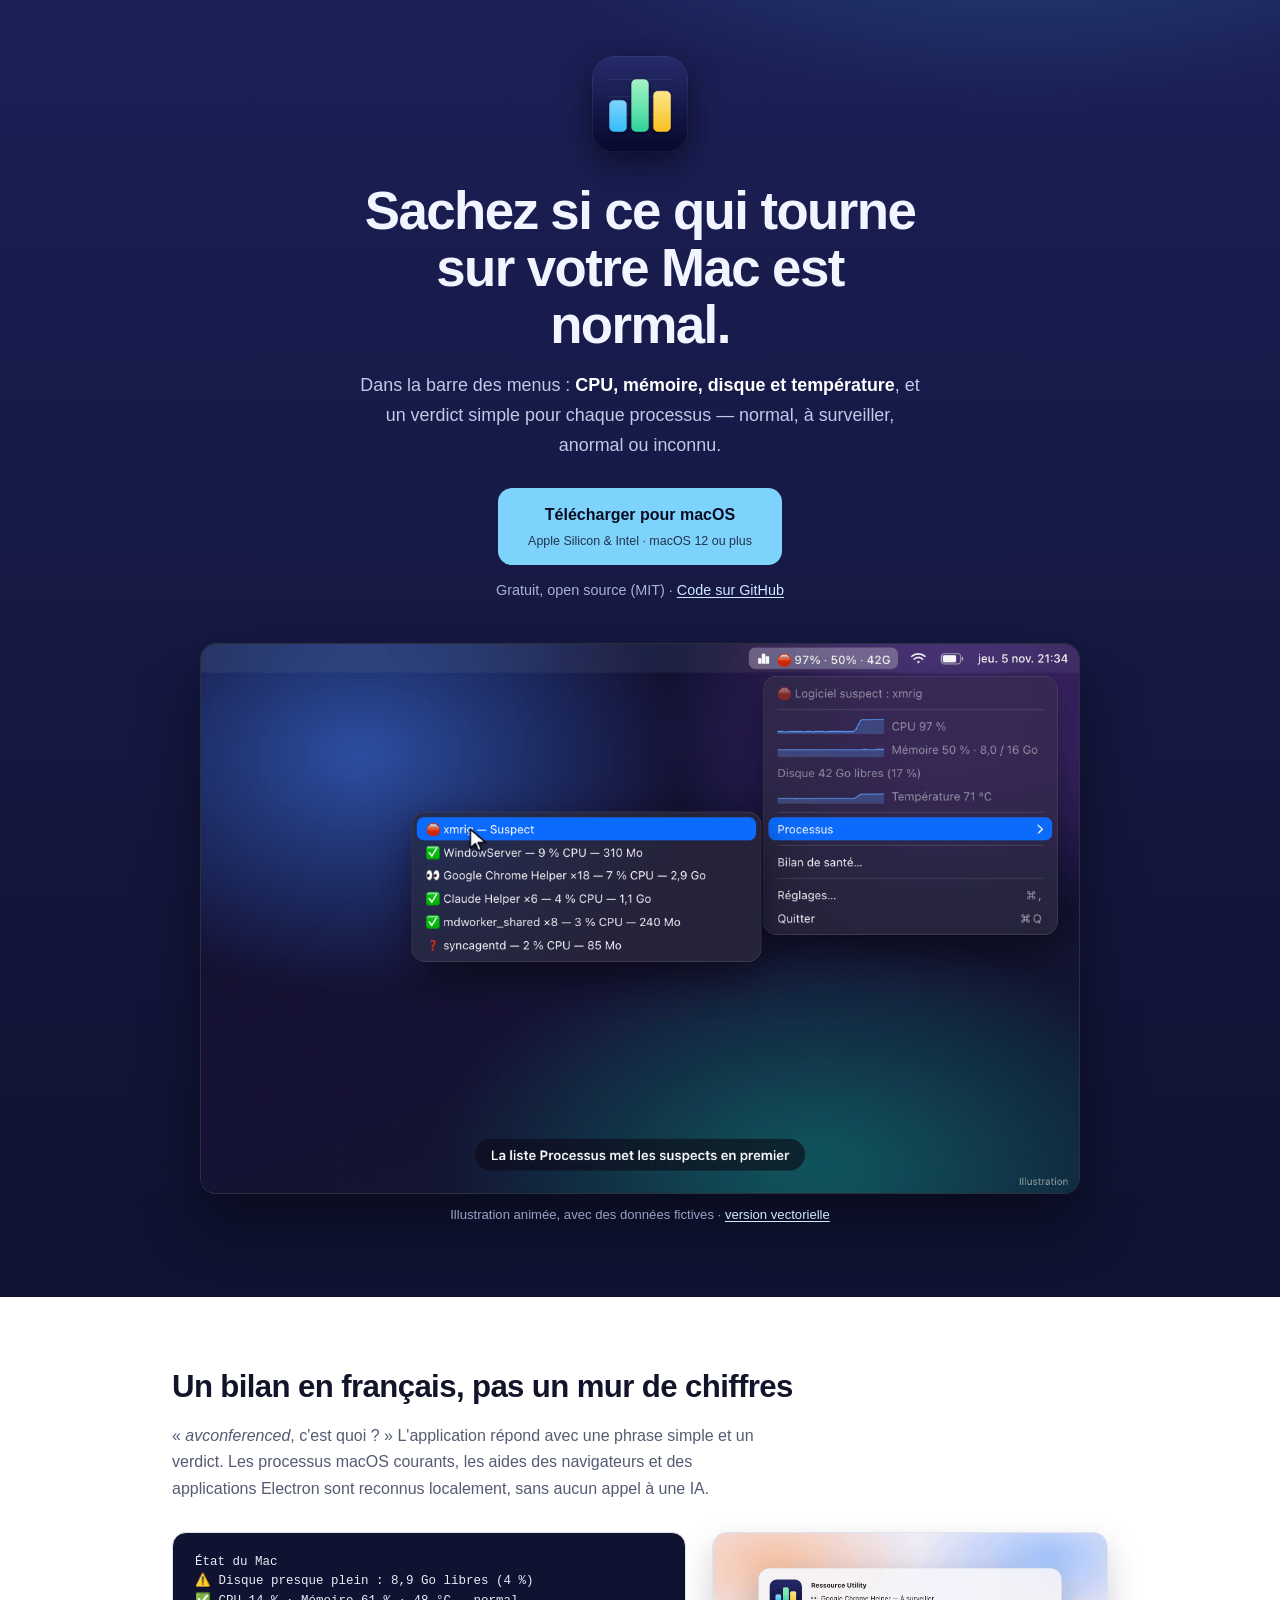
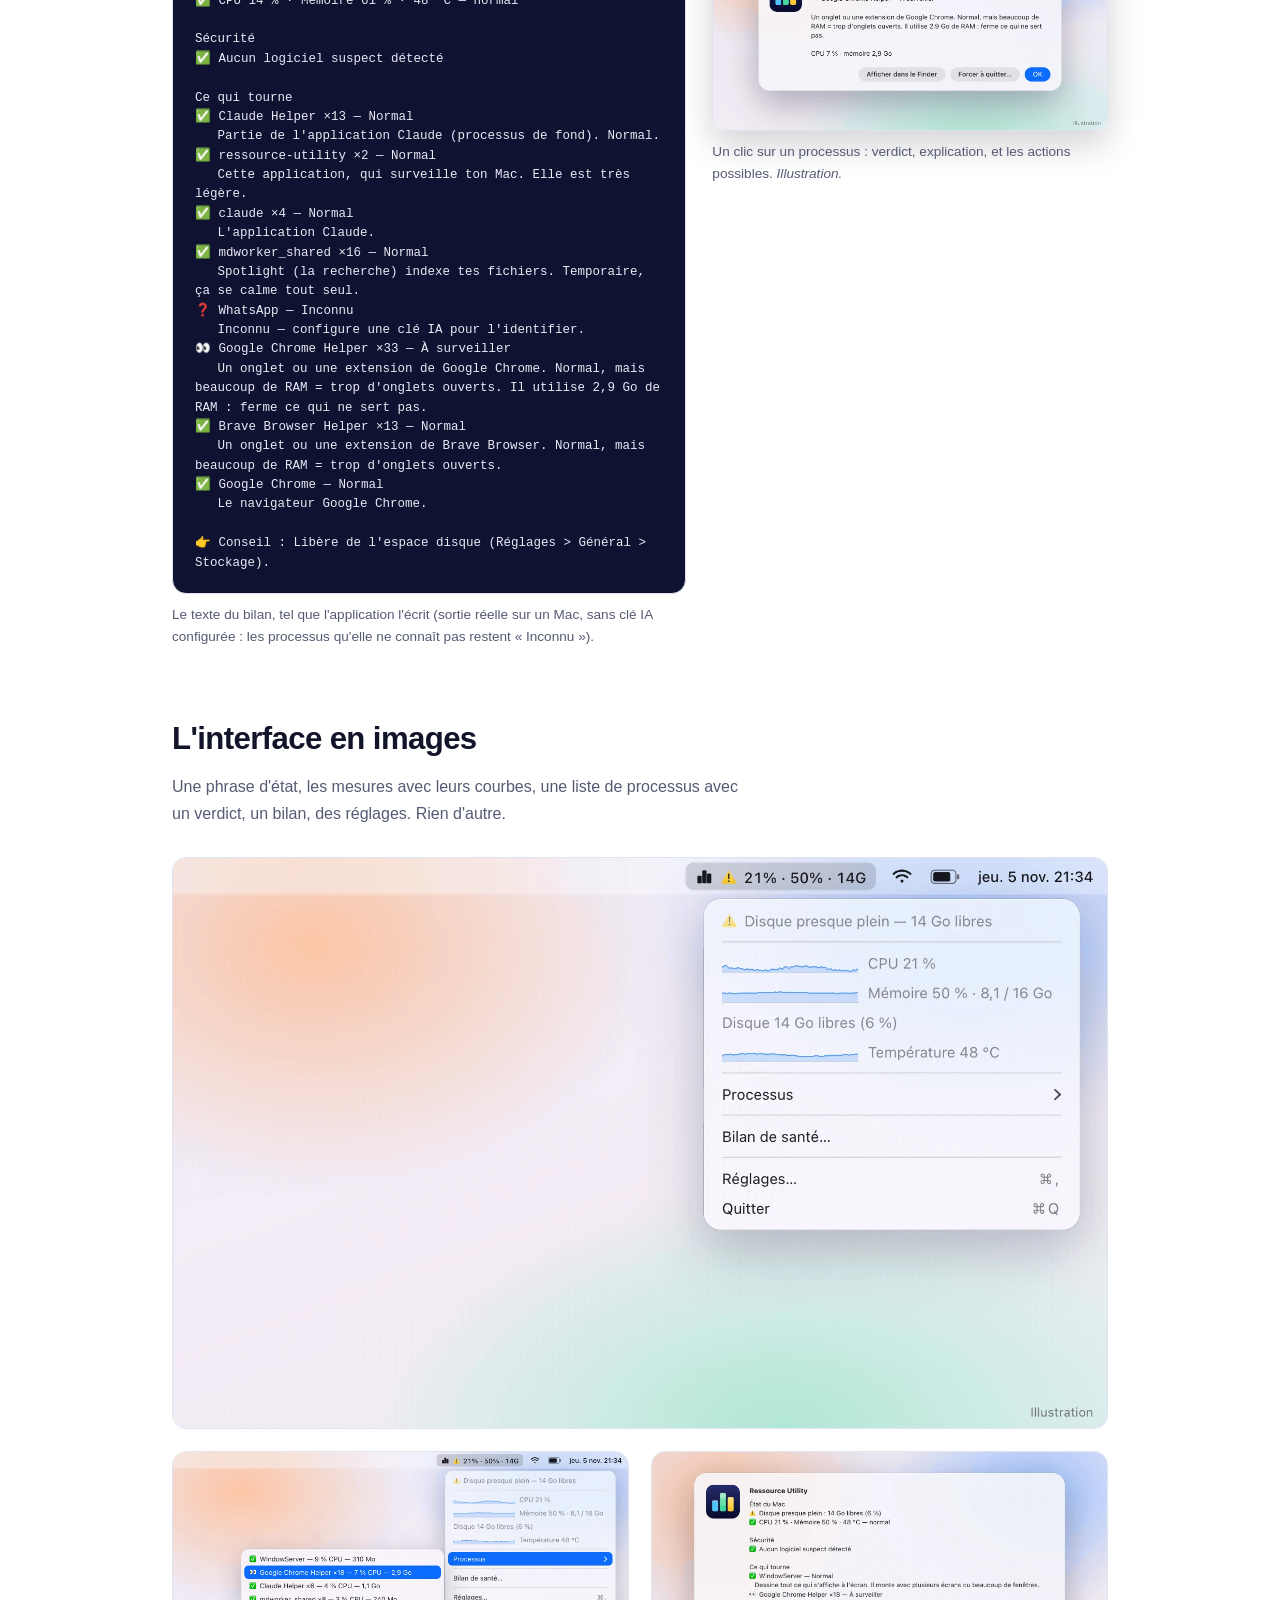
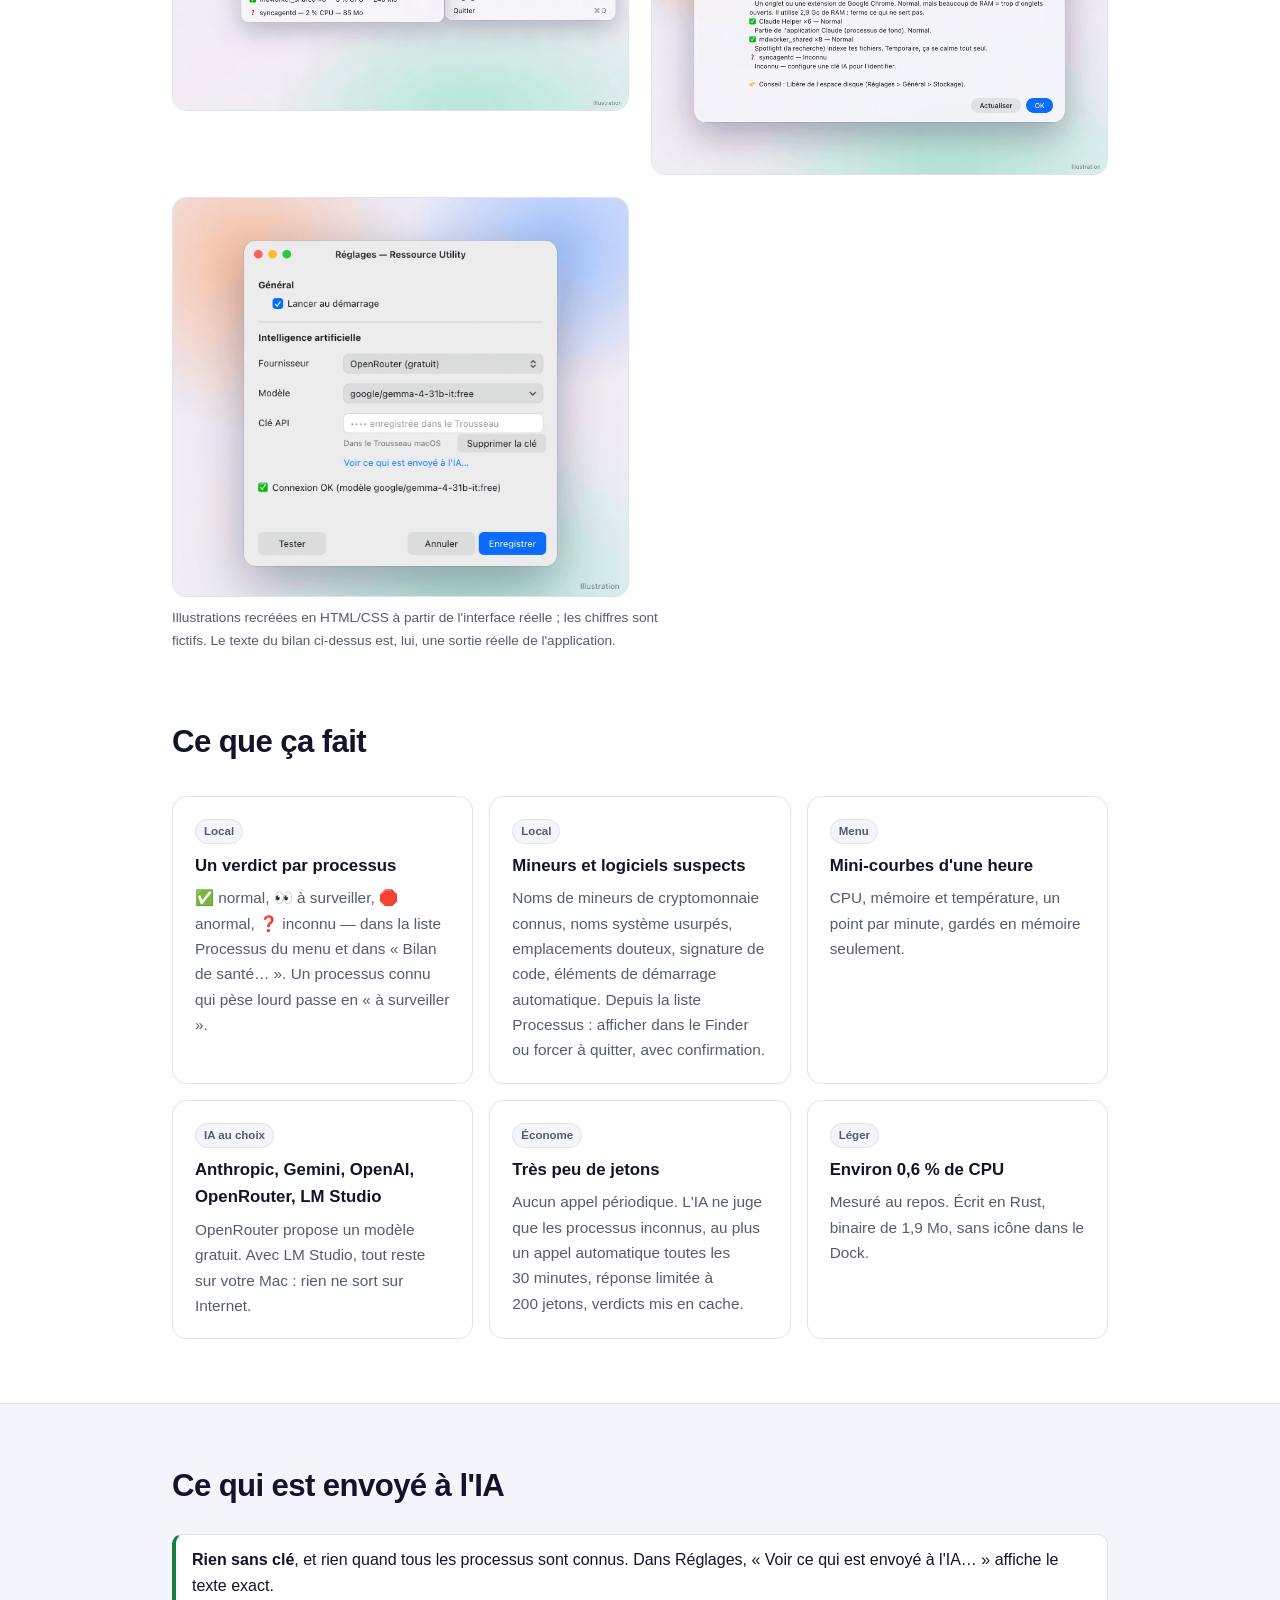
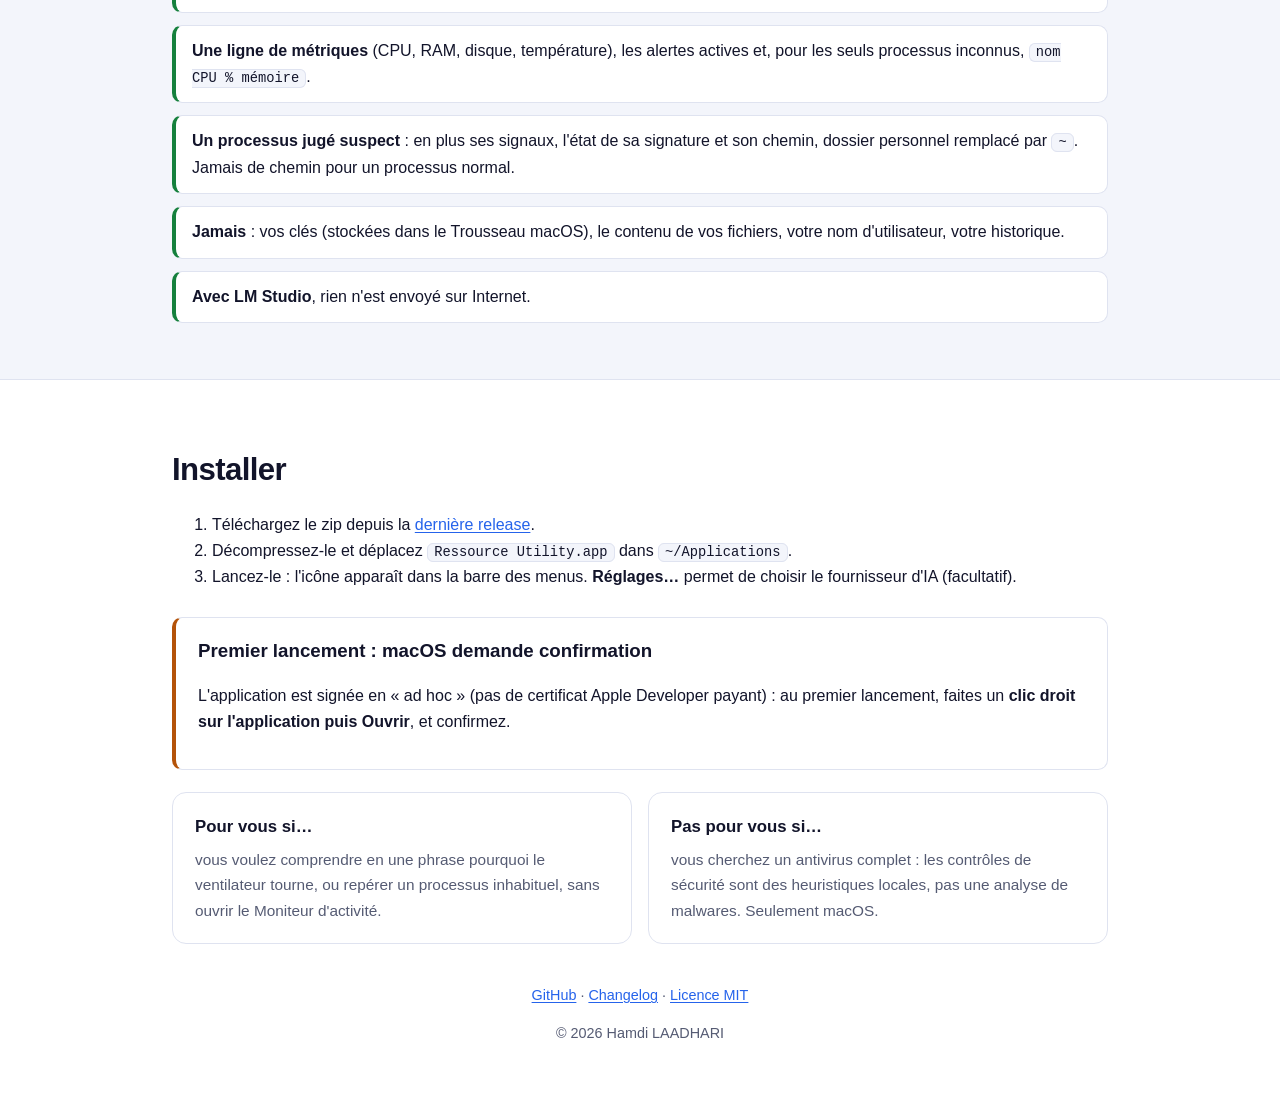
<file: site/index.html>
<!doctype html>
<html lang="fr">
  <head>
    <meta charset="UTF-8" />
    <title>Ressource Utility — savoir si ce qui tourne sur votre Mac est normal</title>
    <meta name="viewport" content="width=device-width, initial-scale=1" />
    <meta name="description" content="Moniteur de ressources pour la barre des menus macOS : CPU, mémoire, disque et température, avec un verdict clair par processus, une détection locale des logiciels suspects et une IA au choix, y compris 100 % locale." />
    <link rel="canonical" href="https://h4md1.fr/ressource-utility/" />

    <link rel="icon" type="image/png" sizes="256x256" href="icon-256.png" />
    <link rel="apple-touch-icon" href="apple-touch-icon.png" />
    <meta name="theme-color" content="#0f1230" />

    <meta property="og:type" content="website" />
    <meta property="og:site_name" content="Ressource Utility" />
    <meta property="og:title" content="Ressource Utility — savoir si ce qui tourne sur votre Mac est normal" />
    <meta property="og:description" content="Dans la barre des menus : CPU, mémoire, disque, température, et un verdict clair sur chaque processus. Open source, pour macOS." />
    <meta property="og:url" content="https://h4md1.fr/ressource-utility/" />
    <meta property="og:image" content="https://h4md1.fr/ressource-utility/social-preview.png" />
    <meta property="og:image:width" content="1280" />
    <meta property="og:image:height" content="640" />
    <meta property="og:image:alt" content="Ressource Utility : l'icône de l'application, trois barres colorées, et le slogan de l'application." />

    <meta name="twitter:card" content="summary_large_image" />
    <meta name="twitter:title" content="Ressource Utility — savoir si ce qui tourne sur votre Mac est normal" />
    <meta name="twitter:description" content="Dans la barre des menus : CPU, mémoire, disque, température, et un verdict clair sur chaque processus. Open source, pour macOS." />
    <meta name="twitter:image" content="https://h4md1.fr/ressource-utility/social-preview.png" />

    <style>
      :root {
        color-scheme: light dark;
        --bg: #ffffff; --bg-alt: #f3f5fb; --fg: #12142a; --fg-mut: #555b73;
        --line: #dfe3f0; --accent: #2563eb; --accent-fg: #ffffff;
        --card: #ffffff; --code: #0f1230; --code-fg: #e8eaf6;
        --ok: #15803d; --warn: #b45309; --radius: 14px; --wrap: 980px;
      }
      @media (prefers-color-scheme: dark) {
        :root {
          --bg: #0b0d22; --bg-alt: #11142f; --fg: #eceefb; --fg-mut: #a4a9c4;
          --line: #232850; --accent: #7dd3fc; --accent-fg: #0b0d22;
          --card: #11142f; --code: #070918; --code-fg: #e8eaf6;
          --ok: #4ade80; --warn: #fbbf24;
        }
      }
      * { box-sizing: border-box; }
      body { margin: 0; background: var(--bg); color: var(--fg);
        font: 16px/1.65 -apple-system, BlinkMacSystemFont, "Segoe UI", Roboto, Helvetica, Arial, sans-serif;
        -webkit-font-smoothing: antialiased; }
      .wrap { max-width: var(--wrap); margin: 0 auto; padding: 0 22px; }
      a { color: var(--accent); text-underline-offset: 2px; }
      .skip { position: absolute; left: -9999px; background: var(--accent); color: var(--accent-fg); padding: 10px 16px; }
      .skip:focus { left: 0; top: 0; }

      .hero { background: radial-gradient(900px 400px at 80% -10%, rgba(56,189,248,.25), transparent 60%), linear-gradient(180deg, #1b1f55, #0f1230);
        color: #f2f4ff; padding: 56px 0 72px; text-align: center; }
      .hero img.app-icon { width: 96px; height: 96px; border-radius: 22px; box-shadow: 0 12px 30px rgba(0,0,0,.45); }
      h1 { margin: 22px auto 0; max-width: 20ch; font-size: clamp(2rem, 5.4vw, 3.3rem); line-height: 1.08; letter-spacing: -0.03em; }
      .lede { margin: 18px auto 0; max-width: 58ch; font-size: 1.12rem; color: #c3c8e6; }
      .lede strong { color: #fff; }
      .cta { margin-top: 28px; }
      .btn { display: inline-flex; flex-direction: column; align-items: center; gap: 2px; text-decoration: none;
        background: #7dd3fc; color: #0b0d22; font-weight: 700; padding: 14px 30px; border-radius: var(--radius); }
      .btn small { font-weight: 500; font-size: .78rem; opacity: .8; }
      .btn:hover { filter: brightness(1.06); }
      .hero .alt { margin-top: 14px; font-size: .9rem; color: #aab0d6; }
      .hero .alt a { color: #cfe9ff; }

      .demo { max-width: 880px; margin: 40px auto 0; border-radius: 16px; overflow: hidden;
        box-shadow: 0 24px 60px rgba(0,0,0,.45); border: 1px solid rgba(255,255,255,.14); background: #0b0d22; }
      .demo video { display: block; width: 100%; height: auto; }
      .demo-note { margin: 10px 0 0; font-size: .82rem; color: #9aa0c4; }
      .demo-note a { color: #cfe9ff; }
      .gallery { display: grid; grid-template-columns: repeat(2, minmax(0, 1fr)); gap: 22px; margin-top: 30px; }
      @media (max-width: 760px) { .gallery { grid-template-columns: 1fr; } }
      .gallery figure img { display: block; width: 100%; height: auto; border-radius: var(--radius); border: 1px solid var(--line); }
      .gallery figure.wide { grid-column: 1 / -1; }
      .section { padding: 64px 0 0; }
      h2 { margin: 0; font-size: clamp(1.4rem, 3.2vw, 1.95rem); letter-spacing: -0.02em; }
      .sub { margin: 10px 0 0; color: var(--fg-mut); max-width: 66ch; }
      .showcase { display: grid; grid-template-columns: minmax(0, 1.3fr) minmax(0, 1fr); gap: 26px; align-items: start; margin-top: 30px; }
      @media (max-width: 820px) { .showcase { grid-template-columns: 1fr; } }
      pre.report { margin: 0; padding: 20px 22px; background: var(--code); color: var(--code-fg); border-radius: var(--radius);
        font: 12.5px/1.55 ui-monospace, SFMono-Regular, Menlo, monospace; white-space: pre-wrap; overflow-wrap: anywhere; border: 1px solid var(--line); }
      figure { margin: 0; }
      figcaption { margin-top: 10px; font-size: .85rem; color: var(--fg-mut); }
      .shot { border-radius: var(--radius); border: 1px solid var(--line); box-shadow: 0 14px 34px rgba(10,12,40,.18); display: block; width: 100%; height: auto; }

      .grid { display: grid; grid-template-columns: repeat(auto-fit, minmax(270px, 1fr)); gap: 16px; margin-top: 28px; }
      .card { background: var(--card); border: 1px solid var(--line); border-radius: var(--radius); padding: 20px 22px; }
      .card h3 { margin: 0 0 6px; font-size: 1.05rem; }
      .card p { margin: 0; color: var(--fg-mut); font-size: .96rem; }
      .tag { display: inline-block; font-size: .72rem; font-weight: 700; padding: 2px 8px; border-radius: 999px;
        background: var(--bg-alt); border: 1px solid var(--line); color: var(--fg-mut); margin-bottom: 8px; }

      .alt-bg { background: var(--bg-alt); border-top: 1px solid var(--line); border-bottom: 1px solid var(--line); padding: 56px 0; margin-top: 64px; }
      ul.privacy { list-style: none; padding: 0; margin: 22px 0 0; display: grid; gap: 12px; }
      ul.privacy li { background: var(--card); border: 1px solid var(--line); border-left: 4px solid var(--ok); border-radius: 10px; padding: 12px 16px; }
      .gotcha { background: var(--card); border: 1px solid var(--line); border-left: 4px solid var(--warn); border-radius: 10px; padding: 18px 22px; margin-top: 26px; }
      .gotcha h3 { margin: 0 0 6px; }
      .pill { font: .86em ui-monospace, Menlo, monospace; background: var(--bg-alt); border: 1px solid var(--line); border-radius: 6px; padding: 1px 6px; }
      .two { display: grid; grid-template-columns: 1fr 1fr; gap: 16px; margin-top: 22px; }
      @media (max-width: 720px) { .two { grid-template-columns: 1fr; } }
      footer { padding: 40px 0 60px; color: var(--fg-mut); font-size: .9rem; text-align: center; }
    </style>
  </head>
  <body>
    <a class="skip" href="#telecharger">Aller au téléchargement</a>

    <header class="hero">
      <div class="wrap">
        <img class="app-icon" src="icon-256.png" alt="" width="96" height="96" />
        <h1>Sachez si ce qui tourne sur votre Mac est normal.</h1>
        <p class="lede">
          Dans la barre des menus&nbsp;: <strong>CPU, mémoire, disque et température</strong>,
          et un verdict simple pour chaque processus — normal, à surveiller, anormal ou inconnu.
        </p>
        <div class="cta">
          <a class="btn" id="telecharger" href="https://github.com/killerwolf/ressource-utility/releases/latest">
            Télécharger pour macOS
            <small>Apple Silicon &amp; Intel · macOS 12 ou plus</small>
          </a>
          <p class="alt">Gratuit, open source (MIT) · <a href="https://github.com/killerwolf/ressource-utility">Code sur GitHub</a></p>
        </div>
        <div class="demo">
          <video id="demo" autoplay muted loop playsinline preload="metadata" poster="demo-poster.png"
            width="1280" height="800" aria-label="Démo animée : un processus xmrig est détecté, expliqué puis arrêté ; ensuite le bilan de santé et les réglages (illustration, données fictives).">
            <source src="demo.mp4" type="video/mp4" />
          </video>
        </div>
        <p class="demo-note">Illustration animée, avec des données fictives · <a href="demo.html">version vectorielle</a></p>
      </div>
    </header>

    <main>
      <section class="section">
        <div class="wrap">
          <h2>Un bilan en français, pas un mur de chiffres</h2>
          <p class="sub">
            « <em>avconferenced</em>, c'est quoi ? » L'application répond avec une phrase simple et un verdict.
            Les processus macOS courants, les aides des navigateurs et des applications Electron sont reconnus
            localement, sans aucun appel à une IA.
          </p>
          <div class="showcase">
            <figure>
              <pre class="report" aria-label="Exemple de bilan">État du Mac
⚠️ Disque presque plein : 8,9 Go libres (4 %)
✅ CPU 14 % · Mémoire 61 % · 48 °C — normal

Sécurité
✅ Aucun logiciel suspect détecté

Ce qui tourne
✅ Claude Helper ×13 — Normal
   Partie de l&#x27;application Claude (processus de fond). Normal.
✅ ressource-utility ×2 — Normal
   Cette application, qui surveille ton Mac. Elle est très légère.
✅ claude ×4 — Normal
   L&#x27;application Claude.
✅ mdworker_shared ×16 — Normal
   Spotlight (la recherche) indexe tes fichiers. Temporaire, ça se calme tout seul.
❓ WhatsApp — Inconnu
   Inconnu — configure une clé IA pour l&#x27;identifier.
👀 Google Chrome Helper ×33 — À surveiller
   Un onglet ou une extension de Google Chrome. Normal, mais beaucoup de RAM = trop d&#x27;onglets ouverts. Il utilise 2,9 Go de RAM : ferme ce qui ne sert pas.
✅ Brave Browser Helper ×13 — Normal
   Un onglet ou une extension de Brave Browser. Normal, mais beaucoup de RAM = trop d&#x27;onglets ouverts.
✅ Google Chrome — Normal
   Le navigateur Google Chrome.

👉 Conseil : Libère de l&#x27;espace disque (Réglages &gt; Général &gt; Stockage).</pre>
              <figcaption>Le texte du bilan, tel que l'application l'écrit (sortie réelle sur un Mac, sans clé IA configurée : les processus qu'elle ne connaît pas restent « Inconnu »).</figcaption>
            </figure>
            <figure>
              <picture>
                <source media="(prefers-color-scheme: dark)" srcset="mockups/processus-dialog.webp" type="image/webp" />
                <source media="(prefers-color-scheme: dark)" srcset="mockups/processus-dialog.png" />
                <source srcset="mockups/processus-dialog-light.webp" type="image/webp" />
                <img class="shot" src="mockups/processus-dialog-light.png" width="780" height="390" loading="lazy"
                  alt="Dialogue d'un processus : « Google Chrome Helper — À surveiller », l'explication en français et les boutons Afficher dans le Finder, Forcer à quitter, OK." />
              </picture>
              <figcaption>Un clic sur un processus : verdict, explication, et les actions possibles. <em>Illustration.</em></figcaption>
            </figure>
          </div>
        </div>
      </section>

      <section class="section">
        <div class="wrap">
          <h2>L'interface en images</h2>
          <p class="sub">Une phrase d'état, les mesures avec leurs courbes, une liste de processus avec un verdict, un bilan, des réglages. Rien d'autre.</p>
          <div class="gallery">
            <figure class="wide">
              <picture>
                <source media="(prefers-color-scheme: dark)" srcset="mockups/menu-dark.webp" type="image/webp" />
                <source media="(prefers-color-scheme: dark)" srcset="mockups/menu-dark.png" />
                <source srcset="mockups/menu-light.webp" type="image/webp" />
                <img src="mockups/menu-light.png" width="820" height="500" loading="lazy" alt="Le menu de la barre des menus : phrase d'état, CPU, mémoire, disque et température avec mini-courbes, puis Processus, Bilan de santé, Réglages (⌘,) et Quitter (⌘Q)." />
              </picture>
            </figure>
            <figure>
              <picture>
                <source media="(prefers-color-scheme: dark)" srcset="mockups/processus.webp" type="image/webp" />
                <source media="(prefers-color-scheme: dark)" srcset="mockups/processus.png" />
                <source srcset="mockups/processus-light.webp" type="image/webp" />
                <img src="mockups/processus-light.png" width="880" height="500" loading="lazy" alt="Le sous-menu Processus avec un emoji de verdict devant chaque ligne." />
              </picture>
            </figure>
            <figure>
              <picture>
                <source media="(prefers-color-scheme: dark)" srcset="mockups/bilan-dark.webp" type="image/webp" />
                <source media="(prefers-color-scheme: dark)" srcset="mockups/bilan-dark.png" />
                <source srcset="mockups/bilan.webp" type="image/webp" />
                <img src="mockups/bilan.png" width="860" height="610" loading="lazy" alt="Le dialogue Bilan de santé : état du Mac, sécurité et verdict par processus." />
              </picture>
            </figure>
            <figure>
              <picture>
                <source media="(prefers-color-scheme: dark)" srcset="mockups/reglages-dark.webp" type="image/webp" />
                <source media="(prefers-color-scheme: dark)" srcset="mockups/reglages-dark.png" />
                <source srcset="mockups/reglages.webp" type="image/webp" />
                <img src="mockups/reglages.png" width="640" height="560" loading="lazy" alt="La fenêtre Réglages : Général et Intelligence artificielle." />
              </picture>
            </figure>
          </div>
          <p class="sub" style="font-size:.85rem">Illustrations recréées en HTML/CSS à partir de l'interface réelle ; les chiffres sont fictifs. Le texte du bilan ci-dessus est, lui, une sortie réelle de l'application.</p>
        </div>
      </section>

      <section class="section">
        <div class="wrap">
          <h2>Ce que ça fait</h2>
          <div class="grid">
            <div class="card"><span class="tag">Local</span><h3>Un verdict par processus</h3>
              <p>✅ normal, 👀 à surveiller, 🛑 anormal, ❓ inconnu — dans la liste Processus du menu et dans « Bilan de santé… ». Un processus connu qui pèse lourd passe en « à surveiller ».</p></div>
            <div class="card"><span class="tag">Local</span><h3>Mineurs et logiciels suspects</h3>
              <p>Noms de mineurs de cryptomonnaie connus, noms système usurpés, emplacements douteux, signature de code, éléments de démarrage automatique. Depuis la liste Processus : afficher dans le Finder ou forcer à quitter, avec confirmation.</p></div>
            <div class="card"><span class="tag">Menu</span><h3>Mini-courbes d'une heure</h3>
              <p>CPU, mémoire et température, un point par minute, gardés en mémoire seulement.</p></div>
            <div class="card"><span class="tag">IA au choix</span><h3>Anthropic, Gemini, OpenAI, OpenRouter, LM Studio</h3>
              <p>OpenRouter propose un modèle gratuit. Avec LM Studio, tout reste sur votre Mac : rien ne sort sur Internet.</p></div>
            <div class="card"><span class="tag">Économe</span><h3>Très peu de jetons</h3>
              <p>Aucun appel périodique. L'IA ne juge que les processus inconnus, au plus un appel automatique toutes les 30&nbsp;minutes, réponse limitée à 200&nbsp;jetons, verdicts mis en cache.</p></div>
            <div class="card"><span class="tag">Léger</span><h3>Environ 0,6&nbsp;% de CPU</h3>
              <p>Mesuré au repos. Écrit en Rust, binaire de 1,9&nbsp;Mo, sans icône dans le Dock.</p></div>
          </div>
        </div>
      </section>

      <div class="alt-bg">
        <div class="wrap">
          <h2>Ce qui est envoyé à l'IA</h2>
          <ul class="privacy">
            <li><strong>Rien sans clé</strong>, et rien quand tous les processus sont connus. Dans Réglages, « Voir ce qui est envoyé à l'IA… » affiche le texte exact.</li>
            <li><strong>Une ligne de métriques</strong> (CPU, RAM, disque, température), les alertes actives et, pour les seuls processus inconnus, <span class="pill">nom CPU % mémoire</span>.</li>
            <li><strong>Un processus jugé suspect</strong> : en plus ses signaux, l'état de sa signature et son chemin, dossier personnel remplacé par <span class="pill">~</span>. Jamais de chemin pour un processus normal.</li>
            <li><strong>Jamais</strong> : vos clés (stockées dans le Trousseau macOS), le contenu de vos fichiers, votre nom d'utilisateur, votre historique.</li>
            <li><strong>Avec LM Studio</strong>, rien n'est envoyé sur Internet.</li>
          </ul>
        </div>
      </div>

      <section class="section">
        <div class="wrap">
          <h2>Installer</h2>
          <ol>
            <li>Téléchargez le zip depuis la <a href="https://github.com/killerwolf/ressource-utility/releases/latest">dernière release</a>.</li>
            <li>Décompressez-le et déplacez <span class="pill">Ressource Utility.app</span> dans <span class="pill">~/Applications</span>.</li>
            <li>Lancez-le : l'icône apparaît dans la barre des menus. <strong>Réglages…</strong> permet de choisir le fournisseur d'IA (facultatif).</li>
          </ol>
          <div class="gotcha">
            <h3>Premier lancement : macOS demande confirmation</h3>
            <p>L'application est signée en « ad hoc » (pas de certificat Apple Developer payant) : au premier lancement, faites un <strong>clic droit sur l'application puis Ouvrir</strong>, et confirmez.</p>
          </div>
          <div class="two">
            <div class="card"><h3>Pour vous si…</h3><p>vous voulez comprendre en une phrase pourquoi le ventilateur tourne, ou repérer un processus inhabituel, sans ouvrir le Moniteur d'activité.</p></div>
            <div class="card"><h3>Pas pour vous si…</h3><p>vous cherchez un antivirus complet : les contrôles de sécurité sont des heuristiques locales, pas une analyse de malwares. Seulement macOS.</p></div>
          </div>
        </div>
      </section>
    </main>

    <footer>
      <div class="wrap">
        <a href="https://github.com/killerwolf/ressource-utility">GitHub</a> ·
        <a href="https://github.com/killerwolf/ressource-utility/blob/main/CHANGELOG.md">Changelog</a> ·
        <a href="https://github.com/killerwolf/ressource-utility/blob/main/LICENSE">Licence MIT</a>
        <p>© 2026 Hamdi LAADHARI</p>
      </div>
    </footer>
    <script>
      // Respecte « réduire les animations » : la vidéo reste sur l'image d'affiche.
      (function () {
        var v = document.getElementById("demo");
        if (v && window.matchMedia("(prefers-reduced-motion: reduce)").matches) {
          v.removeAttribute("autoplay"); v.pause(); v.setAttribute("controls", "");
        }
      })();
    </script>
  </body>
</html>
</file>
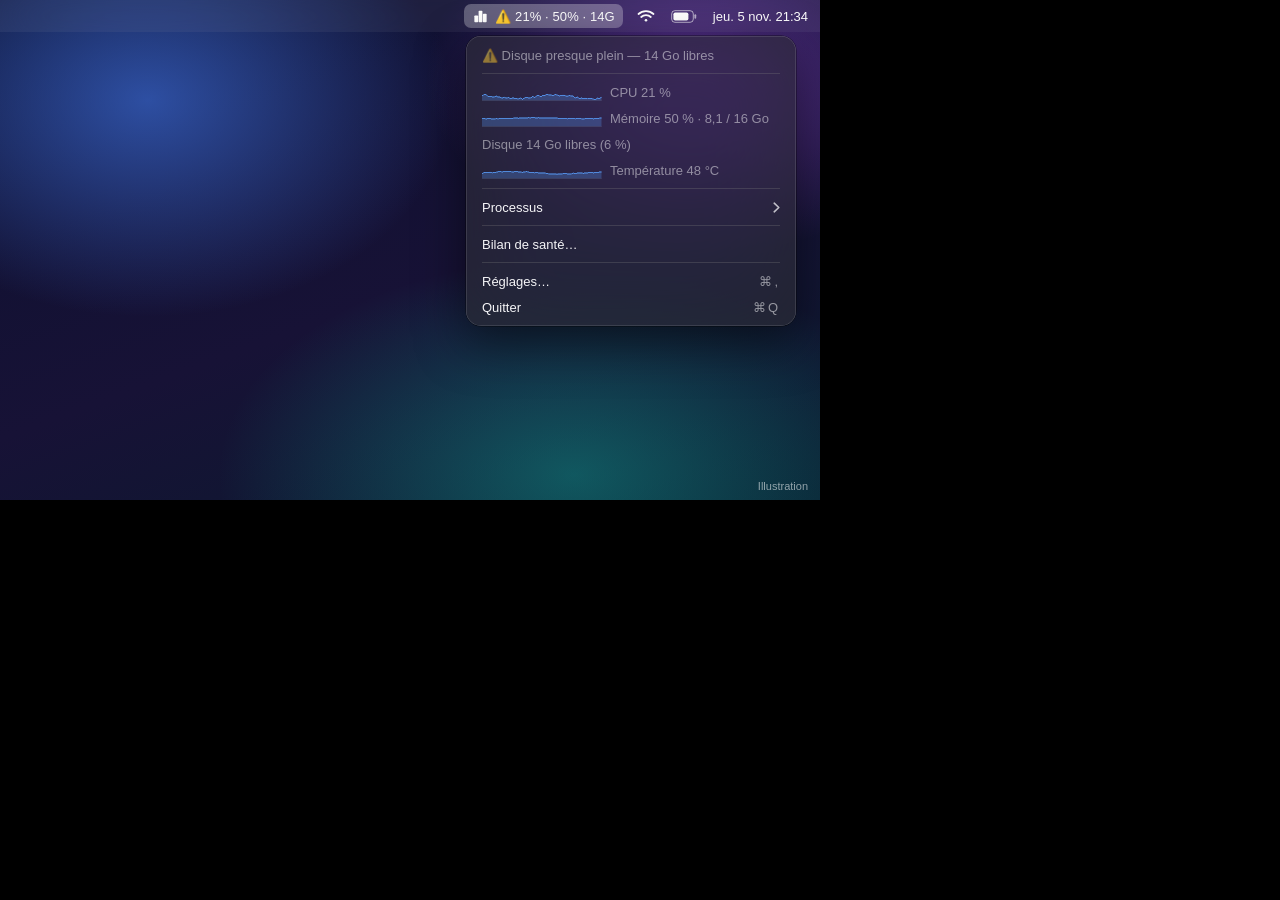
<file: design/scenes.html>
<!doctype html>
<html lang="fr"><head><meta charset="utf-8"><title>Scènes</title>
<link rel="stylesheet" href="ui.css"></head>
<body><div id="root"></div>
<script src="ui.js"></script>
<script>
  const q = new URLSearchParams(location.search);
  const r = RU.render(q.get("scene") || "menu", q.get("theme") || "dark");
  document.getElementById("root").innerHTML = r.html;
  document.title = r.w + "x" + r.h;
</script></body></html>
</file>
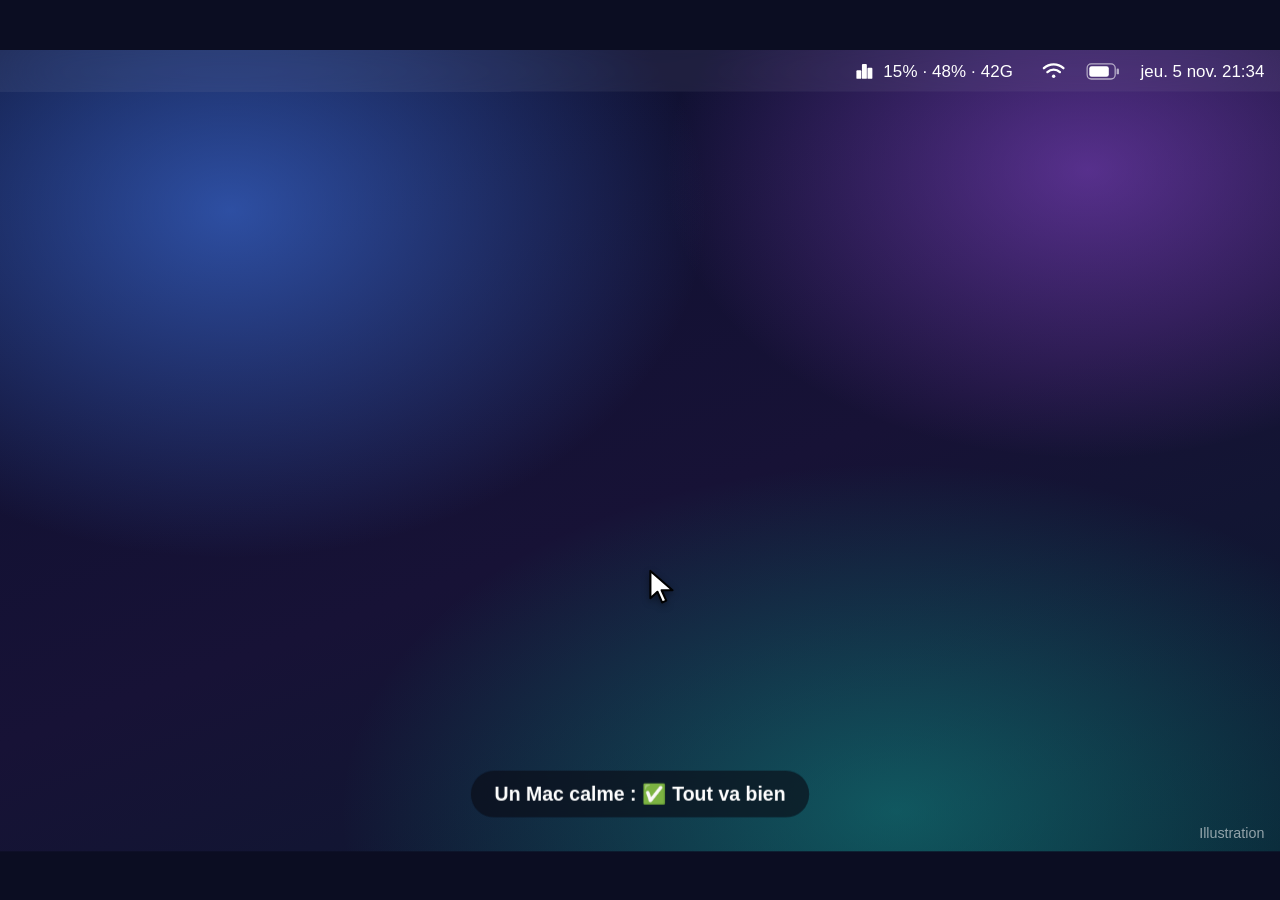
<file: site/demo.html>
<!doctype html>
<html lang="fr"><head><meta charset="utf-8">
<title>Démo — Ressource Utility (illustration)</title>
<meta name="viewport" content="width=device-width, initial-scale=1">
<style>
/* Recréation HTML/CSS de l'interface réelle de Ressource Utility (illustration). */
:root { --font: -apple-system, BlinkMacSystemFont, "SF Pro Text", "Helvetica Neue", sans-serif; }
* { box-sizing: border-box; }
html, body { margin: 0; background: #000; }
.desk { position: relative; overflow: hidden; font-family: var(--font); -webkit-font-smoothing: antialiased; }

/* Fonds abstraits (dégradés, aucune image tierce) */
.theme-dark .desk, .desk.theme-dark {
  background:
    radial-gradient(60% 70% at 18% 20%, rgba(70, 130, 255, .55), transparent 62%),
    radial-gradient(55% 60% at 85% 15%, rgba(168, 85, 247, .45), transparent 60%),
    radial-gradient(70% 70% at 70% 95%, rgba(20, 184, 166, .40), transparent 62%),
    linear-gradient(160deg, #0c1030, #171236 55%, #0a1a2e);
}
.desk.theme-light {
  background:
    radial-gradient(60% 70% at 15% 15%, rgba(255, 190, 150, .85), transparent 62%),
    radial-gradient(55% 60% at 85% 12%, rgba(150, 190, 255, .85), transparent 60%),
    radial-gradient(70% 70% at 65% 100%, rgba(170, 230, 210, .85), transparent 62%),
    linear-gradient(160deg, #e9edff, #f6ecf5 55%, #e3f1f4);
}

/* Barre des menus (macOS 26 : translucide) */
.menubar { position: absolute; top: 0; left: 0; right: 0; height: 32px; display: flex; align-items: center;
  justify-content: flex-end; gap: 16px; padding: 0 12px; font-size: 13px; font-weight: 500;
  background: rgba(255, 255, 255, .06); backdrop-filter: blur(24px); }
.theme-dark .menubar { color: #fff; }
.theme-light .menubar { color: #14161f; background: rgba(255,255,255,.35); }
.menubar svg { display: block; }
.tray { display: flex; align-items: center; gap: 6px; padding: 2px 8px; margin: 0 -2px; border-radius: 7px; height: 24px; }
.tray.open { background: rgba(255, 255, 255, .28); }
.theme-light .tray.open { background: rgba(0, 0, 0, .14); }
.tray .ttl { font-variant-numeric: tabular-nums; letter-spacing: .1px; white-space: nowrap; }

/* Menu déroulant */
.menu { position: absolute; width: 330px; padding: 6px; border-radius: 15px; font-size: 13px; line-height: 1;
  backdrop-filter: blur(44px) saturate(1.8); }
.theme-dark .menu { background: rgba(44, 44, 50, .70); color: #f5f5f7;
  box-shadow: 0 0 0 .5px rgba(255,255,255,.22) inset, 0 0 0 .5px rgba(0,0,0,.6), 0 16px 48px rgba(0,0,0,.5); }
.theme-light .menu { background: rgba(250, 250, 252, .74); color: #1d1d1f;
  box-shadow: 0 0 0 .5px rgba(255,255,255,.8) inset, 0 0 0 .5px rgba(0,0,0,.18), 0 16px 48px rgba(30,30,60,.28); }
.mi { height: 26px; padding: 0 10px; border-radius: 8px; display: flex; align-items: center; gap: 8px; white-space: nowrap; }
.mi.dis { opacity: .5; }
.mi.dis .chart { opacity: 1; }
.mi .chart { width: 120px; height: 18px; flex: none; }
.mi .kbd { margin-left: auto; opacity: .55; letter-spacing: 2px; font-size: 13px; }
.mi .arrow { margin-left: auto; opacity: .75; display: flex; }
.mi.hover { background: #0a6cff; color: #fff; }
.mi.hover .kbd, .mi.hover .arrow { opacity: .9; }
.sep { height: 1px; margin: 5px 10px; background: rgba(128, 128, 128, .28); }
.sub { width: 392px; }
.mi.dis.live { opacity: .5; }

/* Boîtes de dialogue (style osascript) */
.dlg { position: absolute; border-radius: 22px; padding: 22px 22px 18px; font-size: 13px; line-height: 1.4;
  backdrop-filter: blur(44px) saturate(1.6); }
.theme-dark .dlg { background: rgba(40, 40, 46, .84); color: #f5f5f7;
  box-shadow: 0 0 0 .5px rgba(255,255,255,.25) inset, 0 0 0 .5px #000, 0 24px 70px rgba(0,0,0,.6); }
.theme-light .dlg { background: rgba(246, 246, 249, .88); color: #1d1d1f;
  box-shadow: 0 0 0 .5px rgba(255,255,255,.9) inset, 0 0 0 .5px rgba(0,0,0,.2), 0 24px 70px rgba(30,30,60,.35); }
.dlg .row { display: flex; gap: 18px; }
.dlg .appicon { width: 64px; height: 64px; flex: none; border-radius: 14px; }
.dlg .body { min-width: 0; flex: 1; }
.dlg h4 { margin: 2px 0 8px; font-size: 13px; font-weight: 700; }
.dlg .txt { white-space: pre-wrap; font-size: 13px; }
.dlg .txt.small { font-size: 12px; line-height: 1.42; }
.btns { display: flex; justify-content: flex-end; gap: 10px; margin-top: 18px; }
.btn { height: 28px; padding: 0 16px; border-radius: 14px; display: flex; align-items: center; font-size: 13px; font-weight: 500; white-space: nowrap; }
.theme-dark .btn { background: rgba(255,255,255,.16); color: #fff; }
.theme-light .btn { background: rgba(0,0,0,.08); color: #1d1d1f; }
.btn.def { background: #0a6cff !important; color: #fff !important; }
.btn.press { filter: brightness(.8); }

/* Notification */
.notif { position: absolute; width: 360px; border-radius: 20px; padding: 12px 14px; display: flex; gap: 10px;
  font-size: 13px; line-height: 1.35; backdrop-filter: blur(40px) saturate(1.8); }
.theme-dark .notif { background: rgba(50, 50, 58, .78); color: #f5f5f7; box-shadow: 0 0 0 .5px rgba(255,255,255,.2) inset, 0 12px 36px rgba(0,0,0,.45); }
.theme-light .notif { background: rgba(252,252,254,.82); color: #1d1d1f; box-shadow: 0 0 0 .5px rgba(0,0,0,.15), 0 12px 36px rgba(30,30,60,.3); }
.notif img { width: 38px; height: 38px; border-radius: 9px; flex: none; }
.notif b { display: block; font-size: 13px; margin-bottom: 1px; }
.notif .when { margin-left: auto; opacity: .5; font-size: 11px; }

/* Fenêtre Réglages */
.win { position: absolute; width: 440px; border-radius: 16px; overflow: hidden; font-size: 13px; }
.theme-dark .win { background: #2b2b30; color: #f2f2f5; box-shadow: 0 0 0 .5px rgba(255,255,255,.2), 0 24px 70px rgba(0,0,0,.6); }
.theme-light .win { background: #ececec; color: #1d1d1f; box-shadow: 0 0 0 .5px rgba(0,0,0,.2), 0 24px 70px rgba(30,30,60,.35); }
.win .tb { height: 38px; display: flex; align-items: center; justify-content: center; position: relative; font-weight: 600; font-size: 13px; }
.win .lights { position: absolute; left: 14px; display: flex; gap: 8px; }
.win .lights i { width: 12px; height: 12px; border-radius: 50%; display: block; }
.win .cnt { position: relative; height: 420px; }
.win .abs { position: absolute; }
.win .h { font-weight: 700; }
.win .lbl { white-space: nowrap; }
.field { height: 26px; border-radius: 6px; padding: 0 9px; display: flex; align-items: center; white-space: nowrap; overflow: hidden; }
.theme-dark .field { background: #1c1c20; box-shadow: 0 0 0 .5px rgba(255,255,255,.18) inset; }
.theme-light .field { background: #fff; box-shadow: 0 0 0 .5px rgba(0,0,0,.18); }
.field.pop { border-radius: 7px; justify-content: space-between; }
.theme-dark .field.pop { background: #4a4a50; }
.theme-light .field.pop { background: #dcdcdc; }
.ph { opacity: .45; }
.chev { display: flex; opacity: .8; }
.pbtn { height: 26px; padding: 0 12px; border-radius: 7px; display: flex; align-items: center; justify-content: center; }
.theme-dark .pbtn { background: #4a4a50; }
.theme-light .pbtn { background: #dcdcdc; }
.pbtn.def { background: #0a6cff !important; color: #fff; }
.hintt { font-size: 11px; opacity: .6; }
.link { color: #0a84ff; }
.check { width: 15px; height: 15px; border-radius: 4px; background: #0a6cff; color: #fff; font-size: 11px; display: inline-flex; align-items: center; justify-content: center; margin-right: 6px; font-weight: 800; }

/* Curseur */
.cursor { position: absolute; width: 22px; height: 28px; z-index: 50; pointer-events: none; filter: drop-shadow(0 2px 3px rgba(0,0,0,.4)); }
.caption { position: absolute; left: 0; right: 0; bottom: 26px; text-align: center; z-index: 40; }
.caption span { display: inline-block; padding: 9px 18px; border-radius: 999px; font-size: 15px; font-weight: 600; }
.theme-dark .caption span { background: rgba(10,10,20,.62); color: #fff; backdrop-filter: blur(20px); }
.theme-light .caption span { background: rgba(255,255,255,.7); color: #14161f; backdrop-filter: blur(20px); }
.tag { position: absolute; right: 12px; bottom: 8px; font-size: 11px; opacity: .55; color: #fff; z-index: 40; }
.theme-light .tag { color: #14161f; }

html,body{margin:0;height:100%;background:#0b0d22;overflow:hidden}
#stage{position:absolute;left:0;top:0;transform-origin:0 0}
</style></head>
<body><div id="stage"></div>
<script>window.RU_ICON="[data-uri]";</script>
<script>/* Recréation HTML de l'interface réelle (textes, ordre et emoji repris du code Rust).
   Illustration : les chiffres sont fictifs. */
(function () {
  const RU = (window.RU = {});
  RU.ICON = window.RU_ICON || "../site/icon-256.png";
  const esc = (s) => String(s).replace(/&/g, "&amp;").replace(/</g, "&lt;");
  const clamp = (x, a, b) => Math.min(b, Math.max(a, x));
  const lerp = (a, b, t) => a + (b - a) * t;
  const ease = (x) => (x < 0.5 ? 2 * x * x : 1 - Math.pow(-2 * x + 2, 2) / 2);
  const noise = (i) => { const x = Math.sin(i * 12.9898 + 4.1) * 43758.5453; return x - Math.floor(x); };
  RU.noise = noise; RU.lerp = lerp; RU.ease = ease; RU.clamp = clamp;

  /* Mini-courbe : même rendu que src/chart.rs (240x36 px affichés en 120x18 pt). */
  RU.chart = (vals, lo, hi) => {
    const W = 240, H = 36, span = Math.max(1, hi - lo);
    const sample = (x) => {
      if (vals.length === 1) return vals[0];
      const pos = (x / (W - 1)) * (vals.length - 1);
      const i = Math.min(Math.floor(pos), vals.length - 2);
      const f = pos - i;
      return vals[i] * (1 - f) + vals[i + 1] * f;
    };
    const ypos = (v) => Math.round((H - 3) * (1 - clamp((v - lo) / span, 0, 1))) + 1;
    let area = `M0 ${H - 1}`, line = "";
    for (let x = 0; x < W; x++) {
      const y = ypos(sample(x));
      area += ` L${x} ${y}`;
      line += (x ? " L" : "M") + `${x} ${y + 1}`;
    }
    area += ` L${W - 1} ${H - 1} Z`;
    return `<svg class="chart" viewBox="0 0 ${W} ${H}" xmlns="http://www.w3.org/2000/svg">
      <path d="${area}" fill="rgb(90,160,255)" fill-opacity=".27"/>
      <path d="${line}" fill="none" stroke="rgb(90,160,255)" stroke-width="2"/>
      <line x1="0" x2="${W}" y1="${H - 0.5}" y2="${H - 0.5}" stroke="#8c8c8c" stroke-opacity=".35"/></svg>`;
  };

  /* Icône de la barre des menus : trois barres (comme icon.rs), en modèle monochrome. */
  RU.trayIcon = () => `<svg width="17" height="17" viewBox="0 0 36 36" fill="currentColor">
    <rect x="5" y="16" width="8" height="14" rx="1.5"/><rect x="14" y="6" width="8" height="24" rx="1.5"/><rect x="23" y="12" width="8" height="18" rx="1.5"/></svg>`;

  const wifi = `<svg width="18" height="14" viewBox="0 0 18 14" fill="none" stroke="currentColor" stroke-width="1.8" stroke-linecap="round"><path d="M1.5 5a11 11 0 0 1 15 0M4.2 8a7 7 0 0 1 9.6 0"/><circle cx="9" cy="11.2" r="1.3" fill="currentColor" stroke="none"/></svg>`;
  const battery = `<svg width="26" height="13" viewBox="0 0 26 13" fill="none" stroke="currentColor"><rect x=".7" y=".7" width="21.6" height="11.6" rx="3.2" opacity=".6"/><rect x="2.4" y="2.4" width="15" height="8.2" rx="1.8" fill="currentColor" stroke="none"/><rect x="23.4" y="4.3" width="1.8" height="4.4" rx=".9" fill="currentColor" stroke="none" opacity=".6"/></svg>`;

  RU.menubar = ({ title, open }) => `<div class="menubar">
    <div class="tray ${open ? "open" : ""}">${RU.trayIcon()}<span class="ttl">${esc(title)}</span></div>
    ${wifi}${battery}<span>jeu. 5 nov. 21:34</span></div>`;

  /* Menu déroulant : phrase d'état, mesures, Processus ▸, Bilan, Réglages, Quitter (menu.rs). */
  RU.menu = (m) => {
    const h = (k) => (m.hover === k ? " hover" : "");
    const chartRow = (c) => `<div class="mi">${RU.chart(c.vals, c.lo, c.hi)}<span style="opacity:.5">${esc(c.text)}</span></div>`;
    return `<div class="menu" style="top:36px;right:24px">
      <div class="mi dis">${esc(m.headline)}</div><div class="sep"></div>
      ${chartRow(m.cpu)}${chartRow(m.mem)}
      <div class="mi dis">${esc(m.disk)}</div>
      ${chartRow(m.temp)}<div class="sep"></div>
      <div class="mi${h("procs")}"><span>Processus</span><span class="arrow"><svg width="7" height="11" viewBox="0 0 7 11" fill="none" stroke="currentColor" stroke-width="1.6" stroke-linecap="round" stroke-linejoin="round"><path d="M1.2 1.2l4.6 4.3-4.6 4.3"/></svg></span></div><div class="sep"></div>
      <div class="mi${h("report")}${m.busy ? " dis" : ""}"><span>${m.busy ? "Bilan en cours…" : "Bilan de santé…"}</span></div><div class="sep"></div>
      <div class="mi${h("settings")}"><span>Réglages…</span><span class="kbd">⌘,</span></div>
      <div class="mi${h("quit")}"><span>Quitter</span><span class="kbd">⌘Q</span></div></div>`;
  };

  /* Sous-menu « Processus » : seulement les lignes utiles (au plus 8) ; liste vide :
     une ligne désactivée « Aucun processus notable ». */
  RU.submenu = ({ entries, hoverIdx }) => {
    const rows = entries.slice(0, 8).map((e, i) => `<div class="mi${hoverIdx === i ? " hover" : ""}"><span>${esc(e)}</span></div>`);
    if (!rows.length) rows.push(`<div class="mi dis"><span>Aucun processus notable</span></div>`);
    // à gauche du menu principal (la barre des menus est collée au bord droit de l'écran)
    return `<div class="menu sub" style="top:188px;right:${24 + 330 + 2}px">${rows.join("")}</div>`;
  };

  /* Dialogue style osascript. */
  RU.dialog = ({ title = "Ressource Utility", text, buttons, w = 520, x, y, small, opacity = 1, scale = 1, caution }) => {
    const bs = buttons.map((b) => `<div class="btn${b.def ? " def" : ""}${b.press ? " press" : ""}">${esc(b.label)}</div>`).join("");
    return `<div class="dlg" style="width:${w}px;left:${x}px;top:${y}px;opacity:${opacity};transform:scale(${scale})">
      <div class="row"><img class="appicon" src="${RU.ICON}" alt=""/><div class="body"><h4>${esc(title)}</h4>
      <div class="txt${small ? " small" : ""}">${esc(text)}</div></div></div><div class="btns">${bs}</div></div>`;
  };

  RU.notif = ({ title, body, x, y, opacity = 1 }) => `<div class="notif" style="left:${x}px;top:${y}px;opacity:${opacity}">
    <img src="${RU.ICON}" alt=""/><div><b>${esc(title)}</b>${esc(body)}</div><span class="when">maintenant</span></div>`;

  /* Fenêtre Réglages (settings.rs, 440x420). */
  RU.settings = ({ x, y, provider = "OpenRouter (gratuit)", model, keyExists = true, local = false, status = "", autostart = true, opacity = 1 }) => {
    const A = (l, t, w, h, inner, cls = "") => `<div class="abs ${cls}" style="left:${l}px;top:${t}px;width:${w}px;height:${h}px">${inner}</div>`;
    const row = (t, label, field) => A(20, t + 4, 115, 20, `<span class="lbl">${label}</span>`) + A(140, t, 280, 26, field);
    const keyRow = local
      ? row(206, "Adresse du serveur", `<div class="field">http://localhost:1234/v1</div>`)
      : row(206, "Clé API", `<div class="field"><span class="ph">${keyExists ? "•••• enregistrée dans le Trousseau" : "Colle ta clé API ici"}</span></div>`);
    const sep = `<div class="abs" style="left:20px;top:76px;width:400px;height:1px;background:rgba(128,128,128,.35)"></div>`;
    return `<div class="win" style="left:${x}px;top:${y}px;opacity:${opacity}">
      <div class="tb"><div class="lights"><i style="background:#ff5f57"></i><i style="background:#febc2e"></i><i style="background:#28c840"></i></div>Réglages — Ressource Utility</div>
      <div class="cnt">
        ${A(20, 16, 400, 18, `<span class="h">Général</span>`)}
        ${A(40, 42, 380, 20, `<span class="check">${autostart ? "✓" : ""}</span>Lancer au démarrage`)}
        ${sep}
        ${A(20, 90, 400, 18, `<span class="h">Intelligence artificielle</span>`)}
        ${row(122, "Fournisseur", `<div class="field pop"><span>${esc(provider)}</span><span class="chev"><svg width="9" height="13" viewBox="0 0 9 13" fill="none" stroke="currentColor" stroke-width="1.5" stroke-linecap="round" stroke-linejoin="round"><path d="M1.5 4.8L4.5 1.8l3 3M1.5 8.2l3 3 3-3"/></svg></span></div>`)}
        ${row(164, "Modèle", `<div class="field pop" style="justify-content:space-between"><span>${esc(model)}</span><span class="chev"><svg width="10" height="7" viewBox="0 0 10 7" fill="none" stroke="currentColor" stroke-width="1.6" stroke-linecap="round" stroke-linejoin="round"><path d="M1.2 1.4l3.8 3.8 3.8-3.8"/></svg></span></div>`)}
        ${keyRow}
        ${local ? A(140, 238, 280, 18, `<span class="hintt">100 % local, rien ne sort du Mac</span>`) : A(140, 238, 150, 18, `<span class="hintt">Dans le Trousseau macOS</span>`) + (keyExists ? A(300, 234, 125, 26, `Supprimer la clé`, "pbtn") : "")}
        ${A(140, 266, 285, 20, `<span class="link">Voir ce qui est envoyé à l'IA…</span>`)}
        ${A(20, 298, 400, 56, esc(status))}
        ${A(20, 372, 95, 32, `Tester`, "pbtn")}${A(230, 372, 95, 32, `Annuler`, "pbtn")}${A(330, 372, 95, 32, `Enregistrer`, "pbtn def")}
      </div></div>`;
  };

  /* ---- Données fictives communes ---- */
  RU.series = (base, amp, n = 60, seed = 1) => Array.from({ length: n }, (_, i) =>
    clamp(base + amp * (0.65 * Math.sin(i / (5 + seed) + seed * 2) + 0.35 * (noise(i + seed * 50) - 0.5) * 2), 1, 99));
  RU.PROCS = [
    "✅ WindowServer — 9 % CPU — 310 Mo",
    "👀 Google Chrome Helper ×18 — 7 % CPU — 2,9 Go",
    "✅ Claude Helper ×6 — 4 % CPU — 1,1 Go",
    "✅ mdworker_shared ×8 — 3 % CPU — 240 Mo",
    "❓ syncagentd — 2 % CPU — 85 Mo",
  ];
  RU.REPORT = `État du Mac
⚠️ Disque presque plein : 14 Go libres (6 %)
✅ CPU 21 % · Mémoire 50 % · 48 °C — normal

Sécurité
✅ Aucun logiciel suspect détecté

Ce qui tourne
✅ WindowServer — Normal
   Dessine tout ce qui s'affiche à l'écran. Il monte avec plusieurs écrans ou beaucoup de fenêtres.
👀 Google Chrome Helper ×18 — À surveiller
   Un onglet ou une extension de Google Chrome. Normal, mais beaucoup de RAM = trop d'onglets ouverts. Il utilise 2,9 Go de RAM : ferme ce qui ne sert pas.
✅ Claude Helper ×6 — Normal
   Partie de l'application Claude (processus de fond). Normal.
✅ mdworker_shared ×8 — Normal
   Spotlight (la recherche) indexe tes fichiers. Temporaire, ça se calme tout seul.
❓ syncagentd — Inconnu
   Inconnu — configure une clé IA pour l'identifier.

👉 Conseil : Libère de l'espace disque (Réglages > Général > Stockage).`;
  RU.CHROME_DLG = `👀 Google Chrome Helper — À surveiller

Un onglet ou une extension de Google Chrome. Normal, mais beaucoup de RAM = trop d'onglets ouverts. Il utilise 2,9 Go de RAM : ferme ce qui ne sert pas.

CPU 7 % · mémoire 2,9 Go`;
  RU.XMRIG_DLG = `🛑 xmrig — Suspect

ressemble à un mineur de cryptomonnaie : CPU 95 % depuis 4 min, nom connu de mineur de cryptomonnaie (xmrig), lancé depuis un dossier temporaire (/tmp), non signé

Programme : /tmp/xmrig`;

  const staticMenu = (hover) => ({
    headline: "⚠️ Disque presque plein — 14 Go libres",
    cpu: { text: "CPU 21 %", vals: RU.series(22, 17, 60, 1), lo: 0, hi: 100 },
    mem: { text: "Mémoire 50 % · 8,1 / 16 Go", vals: RU.series(50, 5, 60, 2), lo: 0, hi: 100 },
    disk: "Disque 14 Go libres (6 %)",
    temp: { text: "Température 48 °C", vals: RU.series(48, 8, 60, 3), lo: 20, hi: 100 },
    hover,
  });
  const TITLE = "⚠️ 21% · 50% · 14G";

  /* ---- Scènes statiques ---- */
  RU.scenes = {
    menu: (t) => ({ w: 820, h: 500, html: RU.menubar({ title: TITLE, open: true }) + RU.menu(staticMenu("")) }),
    processus: (t) => ({
      w: 880, h: 500,
      html: RU.menubar({ title: TITLE, open: true }) + RU.menu(staticMenu("procs")) + RU.submenu({ entries: RU.PROCS, hoverIdx: 1 }),
    }),
    "processus-dialog": (t) => ({
      w: 780, h: 390,
      html: RU.dialog({ text: RU.CHROME_DLG, buttons: [{ label: "Afficher dans le Finder" }, { label: "Forcer à quitter…" }, { label: "OK", def: 1 }], w: 600, x: 90, y: 70 }),
    }),
    bilan: (t) => ({
      w: 860, h: 610,
      html: RU.dialog({ text: RU.REPORT, small: 1, buttons: [{ label: "Actualiser" }, { label: "OK", def: 1 }], w: 700, x: 80, y: 40 }),
    }),
    reglages: (t) => ({
      w: 640, h: 560,
      html: RU.settings({ x: 100, y: 60, provider: "OpenRouter (gratuit)", model: "google/gemma-4-31b-it:free", status: "✅ Connexion OK (modèle google/gemma-4-31b-it:free)" }),
    }),
  };
  RU.render = (scene, theme) => {
    const s = RU.scenes[scene](theme);
    return { w: s.w, h: s.h, html: `<div class="desk theme-${theme}" style="width:${s.w}px;height:${s.h}px">${s.html}<div class="tag">Illustration</div></div>` };
  };
})();
</script>
<script>/* Démo animée : tout est une fonction pure du temps t (secondes) → déterministe,
   donc enregistrable image par image. Illustration : chiffres fictifs. */
(function () {
  // Sortie 1280x800 ; l'interface est dessinée en 984x616 puis agrandie (texte lisible en GIF).
  const OUT_W = 1280, OUT_H = 800, W = 984, H = 616, S = OUT_W / W, DUR = 25;
  const { lerp, ease, clamp, noise } = RU;
  const seg = (t, a, b) => ease(clamp((t - a) / (b - a), 0, 1));
  const inR = (t, a, b) => t >= a && t < b;
  const oneLine = (s, n) => { const f = s.split(/\s+/).join(" "); return f.length <= n ? f : f.slice(0, n).trimEnd() + "…"; };

  const SUS0 = 4.0, SUS1 = 15.6;
  const cpu = (t) => {
    if (t < 2) return 13 + 3 * noise(Math.floor(t * 3));
    if (t < 4.2) return lerp(14, 96, seg(t, 2, 4.2));
    if (t < 14.8) return 95 + 2 * noise(Math.floor(t * 4) + 9);
    if (t < 16.4) return lerp(96, 12, seg(t, 14.8, 16.4));
    return 12 + 3 * noise(Math.floor(t * 3) + 3);
  };
  const temp = (t) => 46 + (cpu(t) - 13) * 0.3;
  const mem = (t) => 48 + (t > 4 && t < 15.6 ? 1.5 : 0) + noise(Math.floor(t * 2)) * 0.6;
  const suspect = (t) => inR(t, SUS0, SUS1);

  const PROCS = [
    "✅ WindowServer — 9 % CPU — 310 Mo",
    "👀 Google Chrome Helper ×18 — 7 % CPU — 2,9 Go",
    "✅ Claude Helper ×6 — 4 % CPU — 1,1 Go",
    "✅ mdworker_shared ×8 — 3 % CPU — 240 Mo",
    "❓ syncagentd — 2 % CPU — 85 Mo",
  ];
  const REASONS = "CPU 96 % depuis 1 min, nom connu de mineur de cryptomonnaie (xmrig), lancé depuis un dossier temporaire (/tmp), non signé";
  const XMRIG_DLG = `🛑 xmrig — Suspect\n\nressemble à un mineur de cryptomonnaie : ${REASONS}\n\nProgramme : /tmp/xmrig`;
  const CONFIRM = `Forcer « xmrig » (PID 4821) à quitter ?\n\nressemble à un mineur de cryptomonnaie : ${REASONS}`;
  const REPORT_CALM = `État du Mac
✅ CPU 12 % · Mémoire 49 % · Disque 42 Go libres · 46 °C — normal

Sécurité
✅ Aucun logiciel suspect détecté

Ce qui tourne
✅ WindowServer — Normal
   Dessine tout ce qui s'affiche à l'écran. Il monte avec plusieurs écrans ou beaucoup de fenêtres.
👀 Google Chrome Helper ×18 — À surveiller
   Un onglet ou une extension de Google Chrome. Normal, mais beaucoup de RAM = trop d'onglets ouverts. Il utilise 2,9 Go de RAM : ferme ce qui ne sert pas.
✅ Claude Helper ×6 — Normal
   Partie de l'application Claude (processus de fond). Normal.
✅ mdworker_shared ×8 — Normal
   Spotlight (la recherche) indexe tes fichiers. Temporaire, ça se calme tout seul.`;

  const MENU_X = W - 24 - 330;           // bord gauche du menu
  const SUB_X = MENU_X - 2 - 392;        // bord gauche du sous-menu
  const dlgBtns = (def, press) => (labels) => labels.map((l) => ({ label: l, def: l === def, press: press === l }));

  /* ---- Contenu de l'écran à l'instant t (sans le curseur) ---- */
  function scene(t) {
    const sus = suspect(t);
    const c = Math.round(cpu(t)), m = Math.round(mem(t));
    const title = `${sus ? "🛑 " : ""}${c}% · ${m}% · 42G`;
    const open1 = inR(t, 6.95, 9.75), open2 = inR(t, 17.15, 18.5);
    const open = open1 || open2;
    let hover = "";
    if (open1 && t >= 7.7) hover = "procs";
    if (open2 && t >= 17.9) hover = "report";
    const hist = (f, lo) => Array.from({ length: 60 }, (_, k) => f(Math.max(0, t - (59 - k) * 0.42)) + (noise(k * 7) - 0.5) * 3);
    let html = RU.menubar({ title, open });
    if (open) {
      html += RU.menu({
        headline: sus ? "🛑 Logiciel suspect : xmrig" : "✅ Tout va bien",
        cpu: { text: `CPU ${c} %`, vals: hist(cpu), lo: 0, hi: 100 },
        mem: { text: `Mémoire ${m} % · ${(m * 0.16).toFixed(1).replace(".", ",")} / 16 Go`, vals: hist(mem), lo: 0, hi: 100 },
        disk: "Disque 42 Go libres (17 %)",
        temp: { text: `Température ${Math.round(temp(t))} °C`, vals: hist(temp), lo: 20, hi: 100 },
        hover,
      });
      if (open1 && t >= 8.3) {
        const entries = sus ? ["🛑 xmrig — Suspect", ...PROCS] : PROCS;
        html += RU.submenu({ entries, hoverIdx: t >= 9.0 ? 0 : -1 });
      }
    }
    // Dialogues
    if (inR(t, 9.9, 12.85)) {
      const a = seg(t, 9.9, 10.15);
      html += RU.dialog({ text: XMRIG_DLG, w: 600, x: (W - 600) / 2, y: 150, opacity: a, scale: 0.96 + 0.04 * a,
        buttons: dlgBtns("OK", t > 12.62 ? "Forcer à quitter…" : "")(["Afficher dans le Finder", "Forcer à quitter…", "OK"]) });
    }
    if (inR(t, 12.9, 14.65)) {
      const a = seg(t, 12.9, 13.15);
      html += RU.dialog({ text: CONFIRM, w: 560, x: (W - 560) / 2, y: 180, opacity: a, scale: 0.96 + 0.04 * a,
        buttons: dlgBtns("Annuler", t > 14.45 ? "Forcer à quitter" : "")(["Annuler", "Forcer à quitter"]) });
    }
    if (inR(t, 18.6, 21.45)) {
      const a = seg(t, 18.6, 18.85);
      html += RU.dialog({ text: REPORT_CALM, small: 1, w: 700, x: (W - 700) / 2, y: 70, opacity: a, scale: 0.96 + 0.04 * a,
        buttons: dlgBtns("OK", t > 21.2 ? "OK" : "")(["Actualiser", "OK"]) });
    }
    if (t >= 21.9) {
      const a = seg(t, 21.9, 22.2);
      html += RU.settings({ x: (W - 440) / 2, y: 80, provider: "LM Studio (local)", model: "qwen3-4b-instruct", local: true, autostart: true,
        opacity: a, status: t > 23.6 ? "✅ Connexion OK (modèle qwen3-4b-instruct)" : "" });
    }
    // Notifications
    const nIn = (a, b) => { const s = seg(t, a, a + 0.35) * (1 - seg(t, b - 0.35, b)); return s; };
    if (inR(t, 4.3, 7.4)) {
      const s = nIn(4.3, 7.4);
      html += RU.notif({ title: "Ressource Utility", body: "🛑 Logiciel suspect : xmrig — " + oneLine(`ressemble à un mineur de cryptomonnaie : ${REASONS} /tmp/xmrig`, 140), x: W - 360 - 14 + (1 - s) * 380, y: 44, opacity: s });
    }
    if (inR(t, 14.7, 17.0)) {
      const s = nIn(14.7, 17.0);
      html += RU.notif({ title: "Ressource Utility", body: "xmrig a été arrêté.", x: W - 360 - 14 + (1 - s) * 380, y: 44, opacity: s });
    }
    return html;
  }

  const caption = (t) => {
    if (t < 4.0) return "Un Mac calme : ✅ Tout va bien";
    if (t < 6.9) return "Un processus s'emballe : la barre des menus passe en 🛑";
    if (t < 9.9) return "La liste Processus met les suspects en premier";
    if (t < 12.9) return "Le dialogue explique pourquoi, en français";
    if (t < 14.8) return "Arrêt du processus, après confirmation";
    if (t < 18.6) return "De retour au calme";
    if (t < 21.9) return "Bilan de santé : un verdict par processus";
    return "Réglages : IA au choix, dont LM Studio 100 % local";
  };

  /* ---- Curseur : positions des cibles mesurées dans le DOM ---- */
  let POS = null;
  function measure() {
    const probe = document.createElement("div");
    probe.className = "desk theme-dark";
    probe.style.cssText = `width:${W}px;height:${H}px;position:absolute;left:0;top:0;visibility:hidden;transform:scale(${S});transform-origin:0 0`;
    document.body.appendChild(probe);
    const find = (t, text, nth = 0) => {
      probe.innerHTML = scene(t);
      const els = [...probe.querySelectorAll(".mi, .btn")].filter((e) => e.textContent.trim().includes(text));
      const e = els[nth];
      if (!e) return { x: 500, y: 300 };
      const r = e.getBoundingClientRect();
      return { x: (r.left + Math.min(r.width / 2, 60 * S)) / S, y: (r.top + r.height / 2) / S };
    };
    POS = {
      tray: { x: W - 203 - 70, y: 16 },
      proc: find(8.0, "Processus"),
      xmrig: find(9.2, "xmrig — Suspect"),
      kill: find(11.0, "Forcer à quitter…"),
      confirm: find(13.5, "Forcer à quitter"),
      bilan: find(17.5, "Bilan de santé"),
      ok: find(20.0, "OK"),
      cancel: { x: (W - 440) / 2 + 277, y: 80 + 38 + 388 },
      idleA: { x: 500, y: 400 }, idleB: { x: 590, y: 460 },
    };
    probe.remove();
  }
  const keys = () => [
    [0, "idleA"], [5.8, "idleA"], [6.9, "tray"], [7.7, "proc"], [9.0, "xmrig"], [9.7, "xmrig"],
    [10.5, "idleA"], [11.6, "kill"], [12.7, "kill"], [13.6, "confirm"], [14.6, "confirm"],
    [15.6, "idleB"], [16.9, "tray"], [17.2, "tray"], [17.9, "bilan"], [18.4, "bilan"],
    [19.4, "ok"], [21.4, "ok"], [22.4, "idleA"], [24.0, "cancel"], [25, "cancel"],
  ];
  function cursorAt(t) {
    const k = keys();
    let i = 0;
    while (i < k.length - 2 && t >= k[i + 1][0]) i++;
    const [t0, n0] = k[i], [t1, n1] = k[i + 1];
    const f = ease(clamp((t - t0) / (t1 - t0), 0, 1));
    const a = POS[n0], b = POS[n1];
    return { x: lerp(a.x, b.x, f), y: lerp(a.y, b.y, f) };
  }
  const cursorSvg = `<svg class="cursor" viewBox="0 0 22 28"><path d="M2 1.5v21l5.4-5 3.6 8.2 3.2-1.4-3.6-8H19z" fill="#fff" stroke="#000" stroke-width="1.6" stroke-linejoin="round"/></svg>`;

  RU.demo = {
    W: OUT_W, H: OUT_H, DUR,
    html(t) {
      if (!POS) measure();
      const c = cursorAt(t);
      const fade = Math.min(seg(t, 0, 0.4), 1 - seg(t, DUR - 0.5, DUR));
      return `<div class="desk theme-dark" style="width:${W}px;height:${H}px;opacity:${fade};transform:scale(${S});transform-origin:0 0">
        ${scene(t)}
        <div class="caption"><span>${caption(t)}</span></div>
        <div class="tag">Illustration</div>
        ${cursorSvg.replace('class="cursor"', `class="cursor" style="left:${c.x - 2}px;top:${c.y - 1}px"`)}</div>`;
    },
  };
})();
</script>
<script>
(function () {
  const stage = document.getElementById("stage");
  const D = RU.demo;
  const fit = () => { const s = Math.min(innerWidth / D.W, innerHeight / D.H); stage.style.transform = `scale(${s})`;
    stage.style.left = (innerWidth - D.W * s) / 2 + "px"; stage.style.top = (innerHeight - D.H * s) / 2 + "px"; };
  addEventListener("resize", fit); fit();
  const draw = (t) => { stage.innerHTML = D.html(t); };
  window.__draw = draw; window.__dur = D.DUR;
  const q = new URLSearchParams(location.search);
  if (q.has("t")) { draw(parseFloat(q.get("t"))); return; }
  if (matchMedia("(prefers-reduced-motion: reduce)").matches) { draw(9.2); return; }
  let t0 = performance.now();
  (function loop(now) { draw(((now - t0) / 1000) % D.DUR); requestAnimationFrame(loop); })(t0);
})();
</script></body></html>
</file>
<file: design/ui.css>
/* Recréation HTML/CSS de l'interface réelle de Ressource Utility (illustration). */
:root { --font: -apple-system, BlinkMacSystemFont, "SF Pro Text", "Helvetica Neue", sans-serif; }
* { box-sizing: border-box; }
html, body { margin: 0; background: #000; }
.desk { position: relative; overflow: hidden; font-family: var(--font); -webkit-font-smoothing: antialiased; }

/* Fonds abstraits (dégradés, aucune image tierce) */
.theme-dark .desk, .desk.theme-dark {
  background:
    radial-gradient(60% 70% at 18% 20%, rgba(70, 130, 255, .55), transparent 62%),
    radial-gradient(55% 60% at 85% 15%, rgba(168, 85, 247, .45), transparent 60%),
    radial-gradient(70% 70% at 70% 95%, rgba(20, 184, 166, .40), transparent 62%),
    linear-gradient(160deg, #0c1030, #171236 55%, #0a1a2e);
}
.desk.theme-light {
  background:
    radial-gradient(60% 70% at 15% 15%, rgba(255, 190, 150, .85), transparent 62%),
    radial-gradient(55% 60% at 85% 12%, rgba(150, 190, 255, .85), transparent 60%),
    radial-gradient(70% 70% at 65% 100%, rgba(170, 230, 210, .85), transparent 62%),
    linear-gradient(160deg, #e9edff, #f6ecf5 55%, #e3f1f4);
}

/* Barre des menus (macOS 26 : translucide) */
.menubar { position: absolute; top: 0; left: 0; right: 0; height: 32px; display: flex; align-items: center;
  justify-content: flex-end; gap: 16px; padding: 0 12px; font-size: 13px; font-weight: 500;
  background: rgba(255, 255, 255, .06); backdrop-filter: blur(24px); }
.theme-dark .menubar { color: #fff; }
.theme-light .menubar { color: #14161f; background: rgba(255,255,255,.35); }
.menubar svg { display: block; }
.tray { display: flex; align-items: center; gap: 6px; padding: 2px 8px; margin: 0 -2px; border-radius: 7px; height: 24px; }
.tray.open { background: rgba(255, 255, 255, .28); }
.theme-light .tray.open { background: rgba(0, 0, 0, .14); }
.tray .ttl { font-variant-numeric: tabular-nums; letter-spacing: .1px; white-space: nowrap; }

/* Menu déroulant */
.menu { position: absolute; width: 330px; padding: 6px; border-radius: 15px; font-size: 13px; line-height: 1;
  backdrop-filter: blur(44px) saturate(1.8); }
.theme-dark .menu { background: rgba(44, 44, 50, .70); color: #f5f5f7;
  box-shadow: 0 0 0 .5px rgba(255,255,255,.22) inset, 0 0 0 .5px rgba(0,0,0,.6), 0 16px 48px rgba(0,0,0,.5); }
.theme-light .menu { background: rgba(250, 250, 252, .74); color: #1d1d1f;
  box-shadow: 0 0 0 .5px rgba(255,255,255,.8) inset, 0 0 0 .5px rgba(0,0,0,.18), 0 16px 48px rgba(30,30,60,.28); }
.mi { height: 26px; padding: 0 10px; border-radius: 8px; display: flex; align-items: center; gap: 8px; white-space: nowrap; }
.mi.dis { opacity: .5; }
.mi.dis .chart { opacity: 1; }
.mi .chart { width: 120px; height: 18px; flex: none; }
.mi .kbd { margin-left: auto; opacity: .55; letter-spacing: 2px; font-size: 13px; }
.mi .arrow { margin-left: auto; opacity: .75; display: flex; }
.mi.hover { background: #0a6cff; color: #fff; }
.mi.hover .kbd, .mi.hover .arrow { opacity: .9; }
.sep { height: 1px; margin: 5px 10px; background: rgba(128, 128, 128, .28); }
.sub { width: 392px; }
.mi.dis.live { opacity: .5; }

/* Boîtes de dialogue (style osascript) */
.dlg { position: absolute; border-radius: 22px; padding: 22px 22px 18px; font-size: 13px; line-height: 1.4;
  backdrop-filter: blur(44px) saturate(1.6); }
.theme-dark .dlg { background: rgba(40, 40, 46, .84); color: #f5f5f7;
  box-shadow: 0 0 0 .5px rgba(255,255,255,.25) inset, 0 0 0 .5px #000, 0 24px 70px rgba(0,0,0,.6); }
.theme-light .dlg { background: rgba(246, 246, 249, .88); color: #1d1d1f;
  box-shadow: 0 0 0 .5px rgba(255,255,255,.9) inset, 0 0 0 .5px rgba(0,0,0,.2), 0 24px 70px rgba(30,30,60,.35); }
.dlg .row { display: flex; gap: 18px; }
.dlg .appicon { width: 64px; height: 64px; flex: none; border-radius: 14px; }
.dlg .body { min-width: 0; flex: 1; }
.dlg h4 { margin: 2px 0 8px; font-size: 13px; font-weight: 700; }
.dlg .txt { white-space: pre-wrap; font-size: 13px; }
.dlg .txt.small { font-size: 12px; line-height: 1.42; }
.btns { display: flex; justify-content: flex-end; gap: 10px; margin-top: 18px; }
.btn { height: 28px; padding: 0 16px; border-radius: 14px; display: flex; align-items: center; font-size: 13px; font-weight: 500; white-space: nowrap; }
.theme-dark .btn { background: rgba(255,255,255,.16); color: #fff; }
.theme-light .btn { background: rgba(0,0,0,.08); color: #1d1d1f; }
.btn.def { background: #0a6cff !important; color: #fff !important; }
.btn.press { filter: brightness(.8); }

/* Notification */
.notif { position: absolute; width: 360px; border-radius: 20px; padding: 12px 14px; display: flex; gap: 10px;
  font-size: 13px; line-height: 1.35; backdrop-filter: blur(40px) saturate(1.8); }
.theme-dark .notif { background: rgba(50, 50, 58, .78); color: #f5f5f7; box-shadow: 0 0 0 .5px rgba(255,255,255,.2) inset, 0 12px 36px rgba(0,0,0,.45); }
.theme-light .notif { background: rgba(252,252,254,.82); color: #1d1d1f; box-shadow: 0 0 0 .5px rgba(0,0,0,.15), 0 12px 36px rgba(30,30,60,.3); }
.notif img { width: 38px; height: 38px; border-radius: 9px; flex: none; }
.notif b { display: block; font-size: 13px; margin-bottom: 1px; }
.notif .when { margin-left: auto; opacity: .5; font-size: 11px; }

/* Fenêtre Réglages */
.win { position: absolute; width: 440px; border-radius: 16px; overflow: hidden; font-size: 13px; }
.theme-dark .win { background: #2b2b30; color: #f2f2f5; box-shadow: 0 0 0 .5px rgba(255,255,255,.2), 0 24px 70px rgba(0,0,0,.6); }
.theme-light .win { background: #ececec; color: #1d1d1f; box-shadow: 0 0 0 .5px rgba(0,0,0,.2), 0 24px 70px rgba(30,30,60,.35); }
.win .tb { height: 38px; display: flex; align-items: center; justify-content: center; position: relative; font-weight: 600; font-size: 13px; }
.win .lights { position: absolute; left: 14px; display: flex; gap: 8px; }
.win .lights i { width: 12px; height: 12px; border-radius: 50%; display: block; }
.win .cnt { position: relative; height: 420px; }
.win .abs { position: absolute; }
.win .h { font-weight: 700; }
.win .lbl { white-space: nowrap; }
.field { height: 26px; border-radius: 6px; padding: 0 9px; display: flex; align-items: center; white-space: nowrap; overflow: hidden; }
.theme-dark .field { background: #1c1c20; box-shadow: 0 0 0 .5px rgba(255,255,255,.18) inset; }
.theme-light .field { background: #fff; box-shadow: 0 0 0 .5px rgba(0,0,0,.18); }
.field.pop { border-radius: 7px; justify-content: space-between; }
.theme-dark .field.pop { background: #4a4a50; }
.theme-light .field.pop { background: #dcdcdc; }
.ph { opacity: .45; }
.chev { display: flex; opacity: .8; }
.pbtn { height: 26px; padding: 0 12px; border-radius: 7px; display: flex; align-items: center; justify-content: center; }
.theme-dark .pbtn { background: #4a4a50; }
.theme-light .pbtn { background: #dcdcdc; }
.pbtn.def { background: #0a6cff !important; color: #fff; }
.hintt { font-size: 11px; opacity: .6; }
.link { color: #0a84ff; }
.check { width: 15px; height: 15px; border-radius: 4px; background: #0a6cff; color: #fff; font-size: 11px; display: inline-flex; align-items: center; justify-content: center; margin-right: 6px; font-weight: 800; }

/* Curseur */
.cursor { position: absolute; width: 22px; height: 28px; z-index: 50; pointer-events: none; filter: drop-shadow(0 2px 3px rgba(0,0,0,.4)); }
.caption { position: absolute; left: 0; right: 0; bottom: 26px; text-align: center; z-index: 40; }
.caption span { display: inline-block; padding: 9px 18px; border-radius: 999px; font-size: 15px; font-weight: 600; }
.theme-dark .caption span { background: rgba(10,10,20,.62); color: #fff; backdrop-filter: blur(20px); }
.theme-light .caption span { background: rgba(255,255,255,.7); color: #14161f; backdrop-filter: blur(20px); }
.tag { position: absolute; right: 12px; bottom: 8px; font-size: 11px; opacity: .55; color: #fff; z-index: 40; }
.theme-light .tag { color: #14161f; }
</file>
